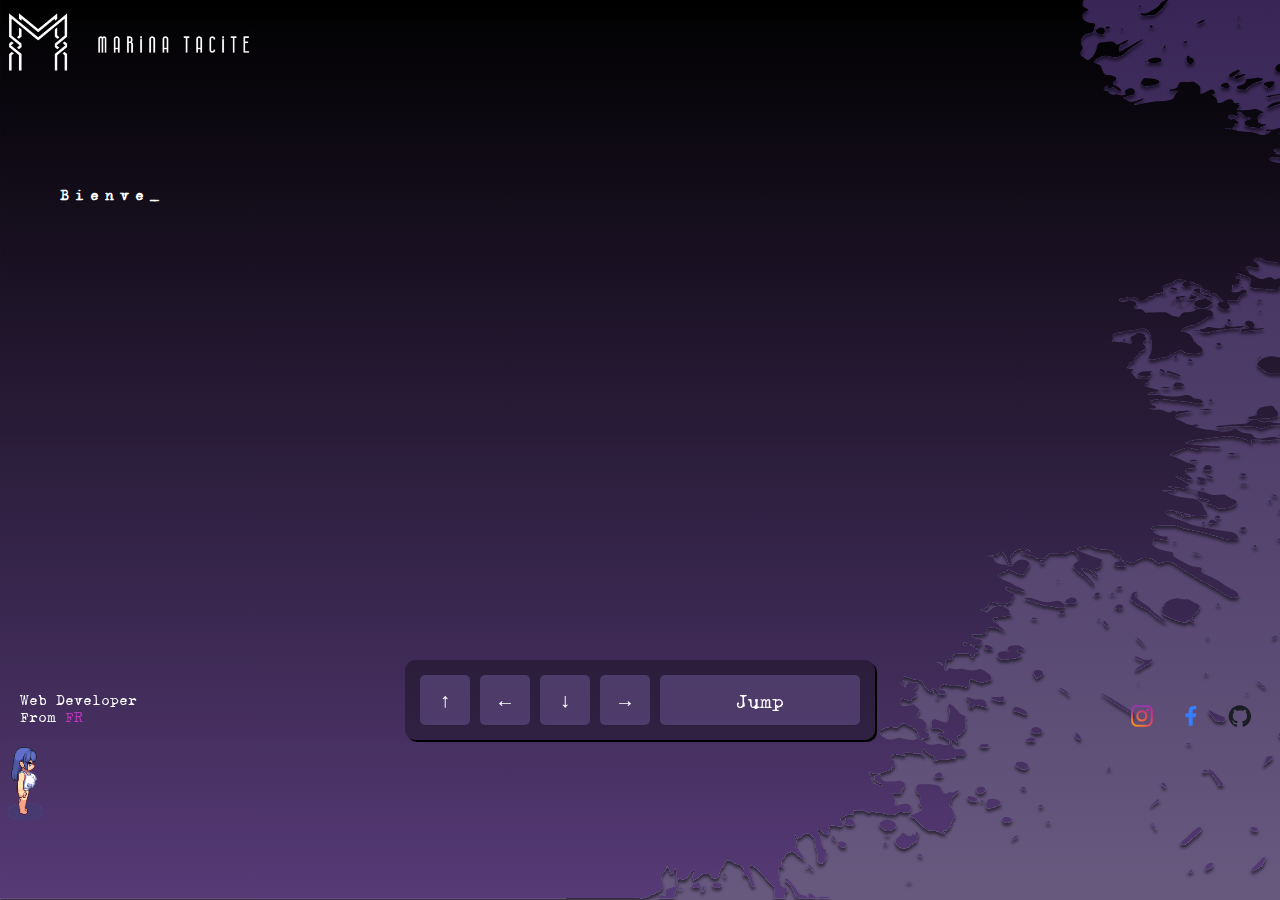
<file: index.html>
<!DOCTYPE html>
<html lang="fr">

<head>
    <meta charset="UTF-8">
    <meta name="viewport" content="width=device-width, initial-scale=1.0">
    <link rel="stylesheet" href="./assets/css/style.css">
    <title>PortFolio</title>
    <link rel="shortcut icon" href="./assets/img/Icon.png" />

</head>
<header>
    <img src="./assets/img/logo.png" alt="">
</header>

<body>
    <main>
        <div id="textContainer">
            <div id="typedtext"></div>
        </div>
        <ul>
            <li class="direction">
                <a href="./pages/aboutme.html">About Me</a>
                <div class="arrow">
                    <span></span>
                    <span></span>
                    <span></span>
                </div>
            </li>

        </ul>
        <div id="virtual-keyboard">
            <div class="key-row">
              <div class="key" id="arrowUp">↑</div>
            </div>
            <div class="key-row">
              <div class="key" id="arrowLeft">←</div>
              <div class="key" id="arrowDown">↓</div>
              <div class="key" id="arrowRight">→</div>
            </div>
            <div class="key-row">
              <div class="key" id="space">Jump</div>
            </div>
          </div>
        </div>
        <div id="container">
            <div id="character">
                <img id="run" src="" alt="characterRun">
            </div>
        </div>
    </main>
    <footer>
        <div id="description">
            <p>Web Developer <br>From <span class="fr">FR</span></p>
        </div>
        <div id="reseau">
            <a href="https://www.instagram.com/mazikeenst/"><img src="./assets/img/reseau/instagram.svg"
                    alt="Instagram"></a>
            <a href="https://www.facebook.com/MarinaS.Tacite/"><img src="./assets/img/reseau/facebook.svg"
                    alt="Facebook"></a>
            <a href="https://github.com/Maziist"><img src="./assets/img/reseau/github.svg" alt="GitHub"></a>
        </div>
    </footer>
    <script src="./assets/js/scrip.js"></script>
</body>

</html>
</file>
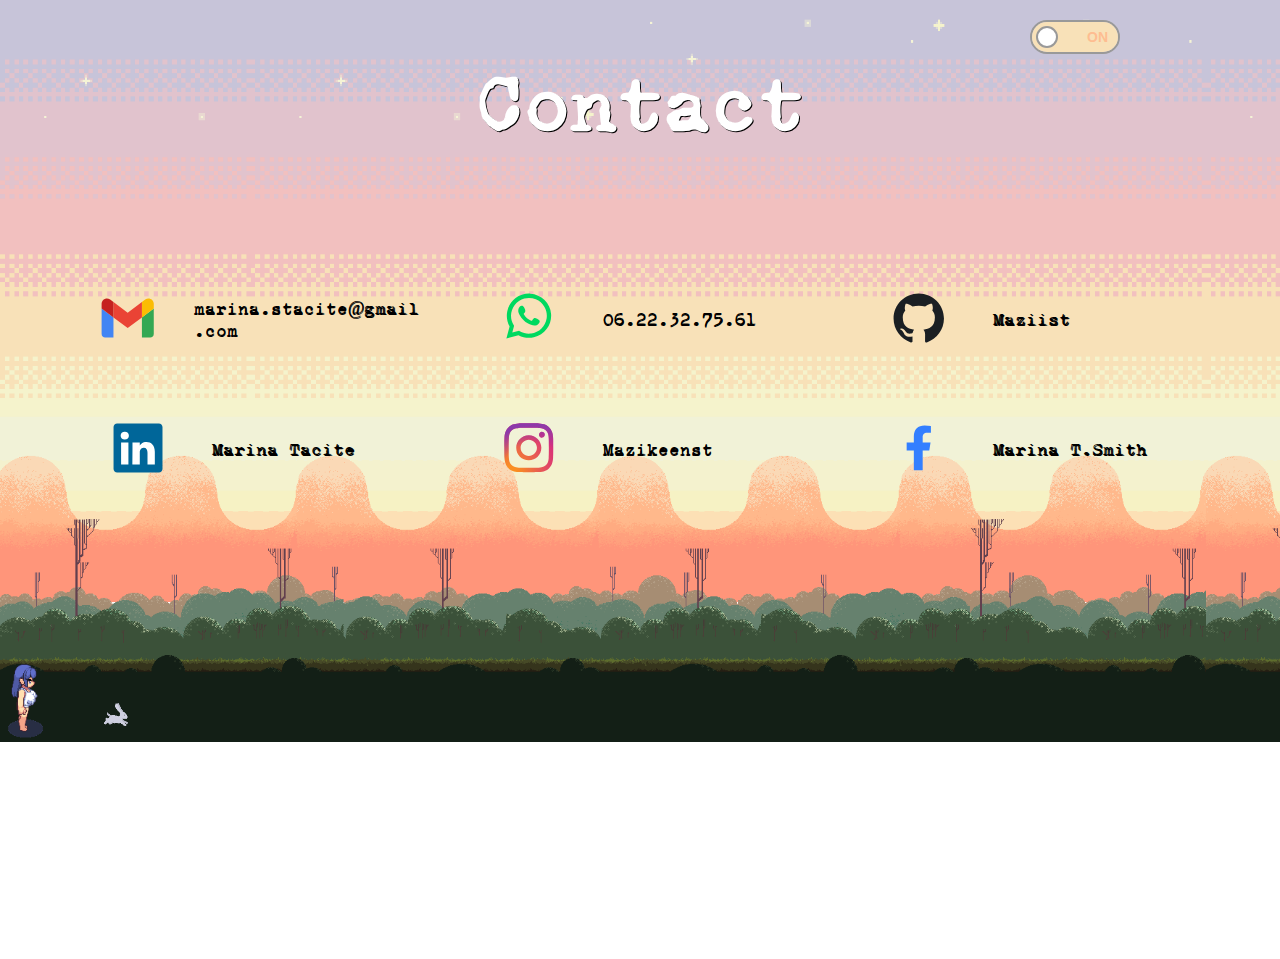
<file: pages/contact.html>
<!DOCTYPE html>
<html lang="fr">

<head>
    <meta charset="UTF-8">
    <meta name="viewport" content="width=device-width, initial-scale=1.0">
    <link rel="stylesheet" href="../assets/css/contact.css">
    <title>PortFolio</title>
    <link rel="shortcut icon" href="../assets/img/Icon.png" />
</head>

<body>
    <header>
    </header>
    <main>
        <div class="sound-toggle">
            <input type="checkbox" id="soundToggle" class="sound-toggle-checkbox">
            <label for="soundToggle" class="sound-toggle-label">
                <span class="sound-toggle-inner"></span>
                <span class="sound-toggle-switch"></span>
            </label>
        </div>
        <h1>Contact</h1>
        <ul>
            <li class="direction">
                <a href="../index.html">Home</a>
                <div class="arrow">
                    <span></span>
                    <span></span>
                    <span></span>
                </div>
            </li>
        </ul>

        <div id="container">
            <img id="bunny" class="bunny" src="../assets/img/bunny/bunnyL1.png" alt="Bunny 1">
            <div id="character">
                <img id="run" src="" alt="characterRun">
            </div>
            <div id="reseau">
                <div>
                    <a href="mailto:marina.stacite@gmail.com">
                        <img src="../assets/img/reseau/mail.svg" alt="Mail">
                        <p>marina.stacite@gmail.com</p>
                    </a>
                </div>
                <div>
                    <a href="tel:+33622327561">
                        <img src="../assets/img/reseau/telephone.svg" alt="Phone">
                        <p>06.22.32.75.61</p>
                    </a>
                </div>
                <div>
                    <a href="https://github.com/Maziist"><img src="../assets/img/reseau/github.svg" alt="GitHub">
                        <p>Maziist</p>
                    </a>
                </div>
                <div>
                    <a href="https://www.linkedin.com/in/marina-tacite-51225696/"><img
                            src="../assets/img/reseau/linkedin.svg" alt="Linkedin">
                        <p>Marina Tacite</p>
                    </a>
                </div>
                <div>
                    <a href="https://www.instagram.com/mazikeenst/"><img src="../assets/img/reseau/instagram.svg"
                            alt="Instagram">
                        <p>Mazikeenst</p>
                    </a>
                </div>
                <div>
                    <a href="https://www.facebook.com/MarinaS.Tacite/"><img src="../assets/img/reseau/facebook.svg"
                            alt="Facebook">
                        <p>Marina T.Smith</p>
                    </a>
                </div>
            </div>
    </main>

    <footer>
    </footer>

    <script src="../assets/js/scriptContact.js"></script>
</body>

</html>
</file>
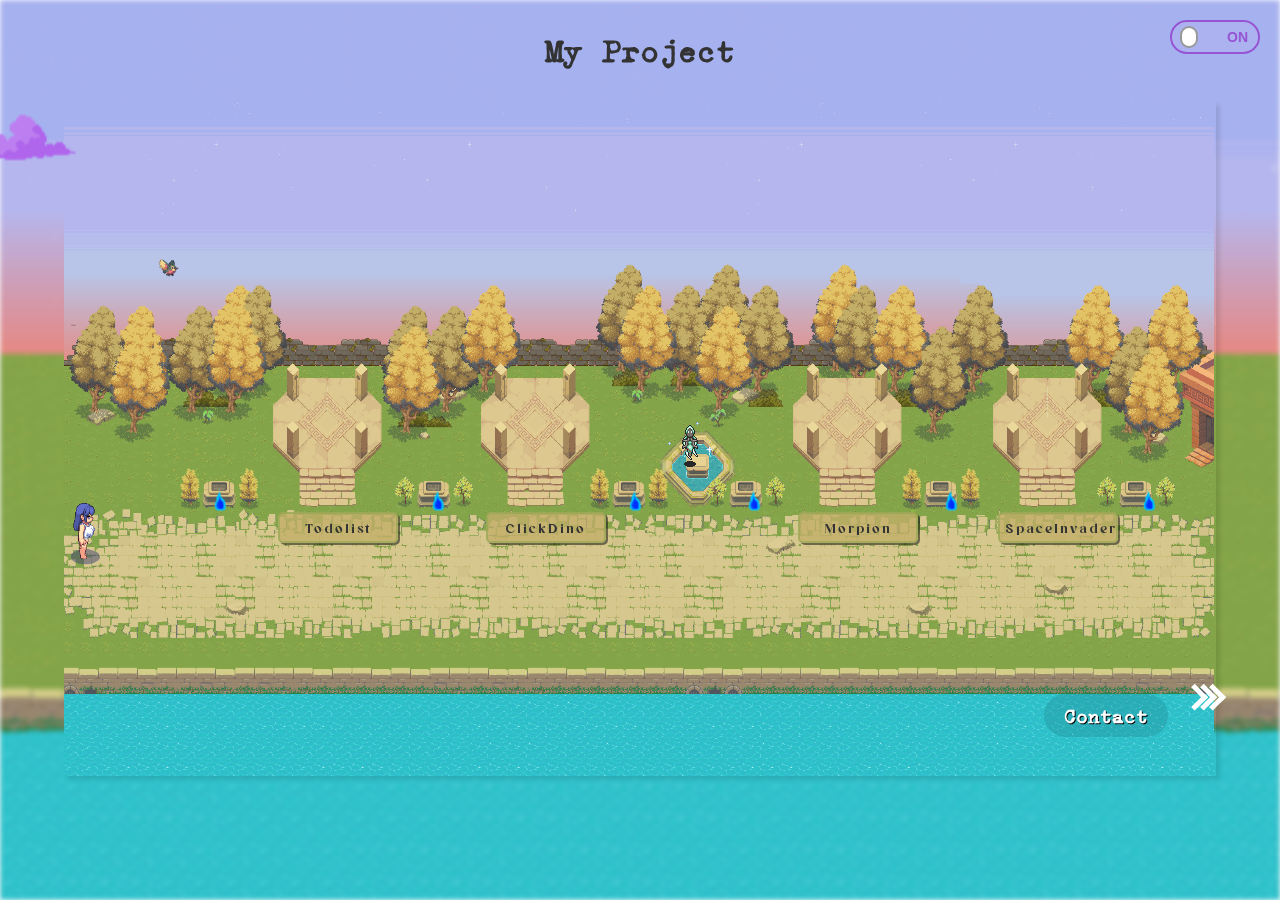
<file: pages/myproject.html>
<!DOCTYPE html>
<html lang="fr">

<head>
    <meta charset="UTF-8">
    <meta name="viewport" content="width=device-width, initial-scale=1.0">

    <link rel="stylesheet" href="../assets/css/project.css">
    <title>PortFolio</title>
    <link rel="shortcut icon" href="../assets/img/Icon.png" />
</head>

<body>

    <header>
    </header>

    <main>
        <div class="sound-toggle">
            <input type="checkbox" id="soundToggle" class="sound-toggle-checkbox">
            <label for="soundToggle" class="sound-toggle-label">
                <span class="sound-toggle-inner"></span>
                <span class="sound-toggle-switch"></span>
            </label>
        </div>
        <div id="skyContainer">
            <div id="cloudContainer"></div>
           
        </div>
        <h1>My Project</h1>
        <ul>
            <li class="direction">
                <a href="./contact.html">Contact</a>
                <div class="arrow">
                    <span></span>
                    <span></span>
                    <span></span>
                </div>
            </li>
        </ul>
        <div id="gameContainer">
            <div id="container">
                <img id="eagle" src="../assets/img/eagle/eagleL1.png">
                <img id="chama" src="../assets/img/chama.webp" alt="">
                <div id="flameContainer">
                        <img id="flame" class="flame" src="../assets/img/flame.gif" alt="Flame">
                        <img id="flame1" class="flame1" src="../assets/img/flame.gif" alt="Flame">
                        <img id="flame2" class="flame2" src="../assets/img/flame.gif" alt="Flame">
                        <img id="flame3" class="flame3" src="../assets/img/flame.gif" alt="Flame">
                        <img id="flame4" class="flame4" src="../assets/img/flame.gif" alt="Flame">
                        <img id="flame5" class="flame5" src="../assets/img/flame.gif" alt="Flame">
                </div>
                <div id="character">
                    <img id="run" src="" alt="characterRun">
                </div>
            </div>

            <div id="projectsContainer">
                <div id="panel1" class="project1"><img src="../assets/img/altar/altar1.png" alt="">
                    <p>Todolist</p>
                </div>
                <div id="panel2" class="project2"><img src="../assets/img/altar/altar1.png" alt="">
                    <p>ClickDino</p>
                </div>
                <div id="panel3" class="project3"><img src="../assets/img/altar/altar1.png" alt="">
                    <p>Morpion</p>
                </div>
                <div id="panel4" class="project4"><img src="../assets/img/altar/altar1.png" alt="">
                    <p>SpaceInvader</p>
                </div>
            </div>

            <!-- Modales pour chaque projet -->
            <div id="modal1" class="modal">
                <div class="modal-content">

                    <h2>Todolist</h2>
                    <img src="../assets/img/project/TODO.png" alt="Détail Projet 1">
                    <p>HTML : <span>16.9%</span> CSS : <span>52.4%</span> JavaScript <span>30.7%</span></p>
                    <a href="../assets/project/TD4 - Todolist/index.html" target="_blank" class="project-link">Voir le
                        projet</a>
                </div>
            </div>

            <div id="modal2" class="modal">
                <div class="modal-content">

                    <h2>ClickDino</h2>
                    <img src="../assets/img/project/click.png" alt="Détail Projet 1">
                    <p>HTML : <span>??%</span> CSS : <span>??%</span> JavaScript <span>??%</span></p>
                    <a href="../assets/img/project/TD3 - Click Dino/" target="_blank" class="project-link">Voir le
                        projet</a>

                </div>
            </div>

            <div id="modal3" class="modal">
                <div class="modal-content">

                    <h2>Morpion / Puissance 4</h2>
                    <img src="../assets/img/project/morpion.png" alt="Détail Projet 1">
                    <p>HTML : <span>6.9%</span> CSS : <span>50.1%</span> JavaScript <span>43%</span></p>
                    <a href="../assets/project/TD6 - Morpion Puissance 4/index.html" target="_blank"
                        class="project-link">Voir le
                        projet</a>

                </div>
            </div>
        </div>

        <div id="modal4" class="modal">
            <div class="modal-content">

                <h2>SpaceInvader</h2>
                <img src="../assets/img/project/space.png" alt="Détail Projet 1">
                <p>HTML : <span>11.3%</span> CSS : <span>26%</span> JavaScript <span>67.7%</span></p>
                <a href="../assets/project/Space Invaders/index.html" target="_blank" class="project-link">Voir le
                    projet</a>
            </div>
        </div>
        </div>
    </main>

    <footer>
    </footer>

    <script src="../assets/js/scriptMyProject.js"></script>
</body>

</html>
</file>
<file: assets/css/style.css>
@font-face {
    font-family: JustMe;
    src: url(../font/XTypewriter-Regular.ttf);
}
body{
    margin: 0;
    font-family: justMe;
    background: url("../img/background.svg"), linear-gradient( #392657, #392657c3);
    background-repeat: no-repeat;
    height: 100vh;
    overflow: hidden;
}
header img{
    width: 20%;
}
.direction {
    position: absolute;
    top: 40%;
    right: 10%;
    margin-left: 5px; 
}
li{
    list-style: none;
}
.direction a {
    background-color: #0905095e; 
    color: white;
    border: none;
    border-radius: 25px;
    padding: 10px 20px;
    cursor: pointer;
    font-size: 30px;
    text-decoration: none;
}

.direction a:hover {
    background-color: #7D3B7D;
}
.arrow {
    position: absolute;
    top: -0.5em;
    left: 135%;
    transform: translate(50%, 50%);
    transform: rotate(-90deg);
    cursor: pointer;
}

.arrow span {
    display: block;
    width: 1.5vw;
    height: 1.5vw;
    border-bottom: 5px solid white;
    border-right: 5px solid white;
    transform: rotate(45deg);
    margin: -10px;
    animation: animate 2s infinite;
}

.arrow span:nth-child(2) {
    animation-delay: -0.2s;
}

.arrow span:nth-child(3) {
    animation-delay: -0.4s;
}
#container {
    position: relative;
    width: 100%;
    height: 720px;
}

#run {
    width: 60px; 
    height: auto;
}
footer{
    display: flex;
    justify-content: space-between;
    position: fixed;
    bottom: 0;
    width: 100%;
    color: white;
}
footer #description {
    margin-left: 20px;
    font-size: 20px;
}
footer #reseau{
    margin-right: 20px;
    margin-top: 20px;
}
#reseau img{
    width: 40px;
    height: 40px;
}
.fr{
    color: #bd37bd;
}

.container {
  position: absolute;
  height: 80vh;
  padding-top: 20vh;
  width: 100%;
  overflow: hidden;
}
#textContainer {
    font-size: 20px; 
    letter-spacing: 6px; 
    font-weight: bold;
    color: white;
    position: relative;
    top: 7em;
    margin-left: 4em;

}
#virtual-keyboard {
    position: fixed;
    bottom: 20px;
    left: 50%;
    transform: translateX(-50%);
    background-color: rgba(0, 0, 0, 0.315);
    box-shadow: 2px 2px;
    padding: 10px;
    border-radius: 10px;
    display: flex;
    flex-direction: row;
    align-items: center;
  }
  
  .key-row {
    display: flex;
    justify-content: center;
    margin: 5px 0;
  }
  
  .key {
    width: 50px;
    height: 50px;
    background-color: #614c84a1;
    color: white;
    display: flex;
    justify-content: center;
    align-items: center;
    margin: 0 5px;
    border-radius: 5px;
    font-size: 20px;
    cursor: pointer;
    transition: background-color 0.3s;
  }
  
  #space {
    width: 200px;
  }
  
  .key.active {
    background-color: #b209a4;
  }
@keyframes animate {
    0% {
        opacity: 0;
        transform: rotate(45deg) translate(-20px, -20px);
    }
    50% {
        opacity: 1;
    }
    100% {
        opacity: 0;
        transform: rotate(45deg) translate(20px, 20px);
    }
}
@media screen and (max-width: 1280px) {
    body{
        background-size: cover;
    }
    #run{
        width: 3em;
    }

.direction{
    display: none;
}
#textContainer{
    font-size: 15px;
}
#virtual-keyboard{
    bottom: 10em;
}
footer{
    bottom: 10em;
}
footer #description {
    margin-left: 20px;
    font-size: 15px;
}
    
}
</file>
<file: assets/css/contact.css>
@font-face {
    font-family: JustMe;
    src: url(../font/XTypewriter-Regular.ttf);
}
@font-face {
    font-family: LettersforLearners;
    src: url(../font/Letters\ for\ Learners.ttf);
}
body{
    margin: 0;
    font-family: justMe;
    background:url("../img/contact.png");
    background-size: cover;
    background-repeat: no-repeat;
    min-height: 100vh;
    overflow-x: auto;
    overflow-y: hidden;
}

.direction {
    font-family: justMe;
    position: absolute;
    bottom: 20%;
    right: 10%;
    margin-left: 5px; 
}
li{
    list-style: none;
}
.direction a {
    background-color: #0905095e; 
    color: white;
    border: none;
    border-radius: 25px;
    padding: 10px 20px;
    cursor: pointer;
    font-size: 30px;
    text-decoration: none;
    list-style: none;
}

.direction a:hover {
    background-color: #7D3B7D;
}
.arrow {
    position: absolute;
    bottom: -1em;
    left: 140%;
    transform: translate(50%, 50%);
    transform: rotate(-90deg);
    cursor: pointer;
}

.arrow span {
    display: block;
    width: 1.5vw;
    height: 1.5vw;
    border-bottom: 5px solid white;
    border-right: 5px solid white;
    transform: rotate(45deg);
    margin: -10px;
    animation: animate 2s infinite;
}

.arrow span:nth-child(2) {
    animation-delay: -0.2s;
}

.arrow span:nth-child(3) {
    animation-delay: -0.4s;
}

#container {
    position: relative;
    width: 100%;
    height: 760px;
}


#run {
    position: relative;
    bottom: 1.5em;
    width: 3em; 
    height: auto;
    z-index: 1;
}
h1{
    display: flex;
    justify-content: center;
    align-content: center;
    color: white;
    font-size: 80px;
    text-shadow: 1px 1px black;
}


#container {
    display: flex;
    flex-direction: column;
    align-items: center;
    margin-top: 20px;
}
#reseau {
    display: grid;
    grid-template-columns: repeat(3, 1fr);
    gap: 20px;
    width: 100%;
    padding: 5%;
    box-sizing: border-box;
}

#reseau a {
    display: flex;
    align-items: center;
    text-decoration: none;
    color: inherit;
    padding: 10px;
    box-sizing: border-box;
}

#reseau img {
    width: 10vw; 
    height: 10vh;
    margin-right: 10px;
    object-fit: contain;
}

#reseau p {
    font-size: 18px;
    text-shadow: 0.5px 0.5px;
    margin: 0;
    word-break: break-word;
}
.bunny {
    position: absolute;
    bottom: 3em;
    z-index: 1;
    width: 2em;
}
.sound-toggle {
    position: fixed;
    top: 20px;
    right: 20px;
    z-index: 1000;
    width: 5%;
  }
  
  .sound-toggle-checkbox {
    display: none;
  }
  
  .sound-toggle-label {
    display: block;
    overflow: hidden;
    cursor: pointer;
    border: 2px solid #999999;
    border-radius: 20px;
  }
  
  .sound-toggle-inner {
    display: block;
    width: 200%;
    margin-left: -100%;
    transition: margin 0.3s ease-in 0s;
  }
  
  .sound-toggle-inner:before,
  .sound-toggle-inner:after {
    display: block;
    float: left;
    width: 50%;
    height: 30px;
    padding: 0;
    line-height: 30px;
    font-size: 14px;
    color: white;
    font-family: Trebuchet, Arial, sans-serif;
    font-weight: bold;
    box-sizing: border-box;
  }
  
  .sound-toggle-inner:before {
    content: "Off";
    padding-left: 10px;
    background-color: #F2C0BF;
    color: #FFFFFF;
  }
  
  .sound-toggle-inner:after {
    content: "ON";
    padding-right: 10px;
    background-color: #F8E1B8;
    color: #FEBD91;
    text-align: right;
  }
  
  .sound-toggle-switch {
    display: block;
    width: 18px;
    margin: 6px;
    background: #FFFFFF;
    position: absolute;
    top: 0;
    bottom: 0;
    right: 56px;
    border: 2px solid #999999;
    border-radius: 20px;
    transition: all 0.3s ease-in 0s;
  }
  
  .sound-toggle-checkbox:checked + .sound-toggle-label .sound-toggle-inner {
    margin-left: 0;
  }
  
  .sound-toggle-checkbox:checked + .sound-toggle-label .sound-toggle-switch {
    right: 0px;
  }


@keyframes animate {
    0% {
        opacity: 0;
        transform: rotate(45deg) translate(-20px, -20px);
    }
    50% {
        opacity: 1;
    }
    100% {
        opacity: 0;
        transform: rotate(45deg) translate(20px, 20px);
    }
}
@media screen and (max-width: 1280px) {
   body{
    background-size:170vh;
   }

    .sound-toggle {
        right: 10em;
        width: 7vw;
    }
    #character{
        bottom: auto;
        transform: translateY(-11.5em);
    }
    #run{
        width: 3em;
    }
    #bunny{
        top: 31.5em;
        width: 1.5em;
        z-index: 1;
    }
.direction{
    display: none;
}
    
}
</file>
<file: assets/css/project.css>
@font-face {
    font-family: JustMe;
    src: url(../font/XTypewriter-Regular.ttf);
}

@font-face {
    font-family: LettersforLearners;
    src: url(../font/Letters\ for\ Learners.ttf);
}

@font-face {
    font-family: Meditative;
    src: url(../font/Meditative.ttf);
}

* {
    margin: 0;
    padding: 0;
    box-sizing: border-box;
}

body {
    overflow: hidden;
    font-family: justMe;
    color: #333;
}
body::before {
    content: "";
    position: fixed;
    top: 0;
    left: 0;
    width: 100%;
    height: 100%;
    background-image: url('../img/mp.png');
    background: auto;
    background-position: center;
    background-repeat: no-repeat;
    filter: blur(2.5px);
    z-index: -1;
}

/* Contenu principal */
main {
    margin: 0 auto;
    padding: 2rem;
}

h1 {
    text-align: center;
    margin-bottom: 2rem;
}

/* Toggle son */
.sound-toggle {
    position: fixed;
    top: 20px;
    right: 20px;
    z-index: 1000;
    width: 5vw;
}

.sound-toggle-checkbox {
    display: none;
}

.sound-toggle-label {
    display: block;
    overflow: hidden;
    cursor: pointer;
    border: 2px solid #9654D4;
    border-radius: 20px;
}

.sound-toggle-inner {
    display: block;
    width: 200%;
    margin-left: -100%;
    transition: margin 0.3s ease-in 0s;
}

.sound-toggle-inner:before,
.sound-toggle-inner:after {
    display: block;
    float: left;
    width: 50%;
    height: 30px;
    padding: 0;
    line-height: 30px;
    font-size: 14px;
    color: white;
    font-family: Trebuchet, Arial, sans-serif;
    font-weight: bold;
    box-sizing: border-box;
}

.sound-toggle-inner:before {
    content: "Off";
    padding-left: 10px;
    background-color: #a6b1ef67;
    color: #FFFFFF;
}

.sound-toggle-inner:after {
    content: "ON";
    padding-right: 10px;
    background-color: #b5b6ee4d;
    color: #9654D4;
    text-align: right;
}

.sound-toggle-switch {
    display: block;
    width: 18px;
    margin: 6px;
    background: #FFFFFF;
    position: absolute;
    top: 0;
    bottom: 0;
    right: 56px;
    border: 2px solid #999999;
    border-radius: 20px;
    transition: all 0.3s ease-in 0s;
}

.sound-toggle-checkbox:checked+.sound-toggle-label .sound-toggle-inner {
    margin-left: 0;
}

.sound-toggle-checkbox:checked+.sound-toggle-label .sound-toggle-switch {
    right: 0px;
}

/* Conteneur des nuages */
#cloudContainer {
    position: fixed;
    top: 0;
    left: 0;
    width: 100%;
    height: 200%;
}

/* Aigle */
#eagle {
    position: fixed;
    top: 50px;
    left: 50px;
    width: 50px;
    height: auto;
}

/* Liste de navigation */
.direction {
    font-family: justMe;
    position: absolute;
    top: 50em;
    right: 10em;
    margin-left: 1em;
    z-index: 2;
}

li {
    list-style: none;
}

.direction a {
    background-color: #1f838d4f;
    color: rgb(150, 78, 78);
    border: none;
    border-radius: 25px;
    padding: 10px 20px;
    cursor: pointer;
    font-size: 20px;
    text-decoration: none;
    list-style: none;
   

}

.direction a:hover {
    background-color: #7D3B7D;
}

.arrow {
    position: absolute;
    top: -1em;
    left: 10em;
    transform: translate(50%, 50%);
    transform: rotate(-90deg);
    cursor: pointer;
}

.arrow span {
    display: block;
    width: 1.5vw;
    height: 1.5vw;
    border-bottom: 5px solid white;
    border-right: 5px solid white;
    transform: rotate(45deg);
    margin: -10px;
    animation: animate 2s infinite;
}

.arrow span:nth-child(2) {
    animation-delay: -0.2s;
}

.arrow span:nth-child(3) {
    animation-delay: -0.4s;
}

.direction a {
    text-decoration: none;
    color: #ffffff;
    font-weight: bold;
    text-shadow: 1px 1px black;
}

/* Conteneur du jeu */
#gameContainer {
    background: url("../img/map.png") no-repeat center center;
    background-size: 100% 100%;
    margin: auto;
    width: 85vw;
    height: 80vh;
    overflow: hidden;
    position: relative;
    z-index: 0;
    box-shadow: 4px 4px 4px rgba(0, 0, 0, 0.101);
}

#container {
    position: relative;
    width: 100%;
    height: 100%;
}

#chama,
#character {
    position: absolute;
    z-index: 3;
}

#run {
    width: 2.5em;
}

#flameContainer {
    display: flex;
    justify-content: space-around;
    flex-wrap: wrap;
    margin-top: 25rem;
    position: absolute;
    z-index: 3;
}

#flameContainer img {
    width: 25px;
}

.flame {
    position: relative;
    left: 13em;
}

.flame1 {
    position: relative;
    left: 30.4em;
}

.flame2 {
    position: relative;
    left: 46em;
}

.flame3 {
    position: relative;
    left: 54.9em;
}

.flame4 {
    position: relative;
    left: 70.5em;
}

.flame5 {
    position: relative;
    left: 86.3em;
}

#chama {
    bottom: 51%;
    right: 43%;
}

/* Conteneur des projets */
#projectsContainer {
    display: flex;
    justify-content: space-around;
    flex-wrap: wrap;
    margin-top: 2rem;
}

.project1,
.project2,
.project3,
.project4 {
    position: relative;
    bottom: 31em;
    width: 170px;
    text-align: center;
    margin-bottom: 1rem;
    z-index: -1;
}

.project1,
.project2,
.project3 {
    margin-left: 4rem;
}

.project1 {
    left: 7.5em;
}

.project4 {
    right: 4em;
}

.project1 img,
.project2 img,
.project3 img,
.project4 img {
    width: 100%;
    height: auto;
}

/* Modales */
#projectsContainer p {
    position: relative;
    text-align: center;
    border: 2px solid #83a4497b;
    box-shadow: 2px 2px rgba(0, 0, 0, 0.482);
    padding: 5px;
    border-radius: 5px;
    background-color: #c3ae68c3;
    font-family: Meditative;
    letter-spacing: 2px;

}


.modal {
    display: none;
    position: fixed;
    z-index: 1000;
    left: 0;
    top: 0;
    width: 100%;
    height: 100%;
    overflow: auto;
    background-color: rgba(0, 0, 0, 0.4);
}

.modal-content {
    background-color: #fefefec5;
    margin: 15% auto;
    padding: 20px;
    border: 1px solid #888;
    width: 100%;
    max-width: 600px;
    border-radius: 20px;

}


.modal-content h2 {
    font-size: 40px;
    text-align: center;
    padding: 10px;
}

.modal-content img {
    margin-left: 15%;
    margin-top: 5px;
    margin-bottom: 10px;
    width: 70%;
    border: 1px solid #D5C78E;
    border-radius: 25PX;

}

.modal-content p {
    font-size: 20px;
    text-align: center;
    padding: 15px;
}

.modal-content a {
    display: flex;
    justify-content: center;
    align-items: center;
    list-style: none;
    text-decoration: none;
    text-shadow: 1px 0.5px black;
    background-color: #D5C78E;
    box-shadow: 1px 1px #AF7D42;
    color: white;
    font-size: 20px;
    padding: 10px;
    border-radius: 25px;
}

span {
    color: red;
}

@keyframes animate {
    0% {
        opacity: 0;
        transform: rotate(45deg) translate(-20px, -20px);
    }

    50% {
        opacity: 1;
    }

    100% {
        opacity: 0;
        transform: rotate(45deg) translate(20px, 20px);
    }
}

/* Responsive design */
@media (max-width: 1700px) {
    #gameContainer {
        width: 86vw;
        height: 80vh;
    }

    .direction {
        top: 47em;
        right: 9em;
    }
.flame{
    left: 11.3em;
}
    .flame1 {
        left: 26.4em;
    }
    .flame2 {
        left: 40em;
    }
    .flame3 {
        left: 47.5em;
    }
    .flame4 {
        left: 61.2em;
    }
    .flame5 {
        left: 74.8em;
    }

    .project1, .project2, .project3, .project4 {
        bottom: 31em;
        width: 165px;
    }

    .project1 {
        left: 7em;
    }

    .project4 {
        right: 4em;
    }

    #chama {
        bottom: 51%;
        right: 43%;
    }

    .sound-toggle {
        width: 3vw;
    }

    #eagle {
        width: 50px;
    }

    .modal-content {
        width: 70%;
        max-width: 600px;
    }

    .modal-content h2 {
        font-size: 36px;
    }

    .modal-content p {
        font-size: 18px;
    }

    .modal-content a {
        font-size: 18px;
    }
}
@media (max-width: 1600px) {
    #gameContainer {
        width: 88vw;
        height: 78vh;
    }

    .direction {
        top: 46em;
        right: 8em;
    }


    .flame1 {
        bottom: 3em;
        left: 15.5em;
    }

    .flame2 {

        right: 9.5em;
    }

    .flame3 {
        bottom: 3em;
        left: -1em;
    }

    .flame4 {
        right: 26em;
    }

    .flame5 {
        bottom: 3em;
        right: 11.8em;
    }

    .project1,
    .project2,
    .project3,
    .project4 {
        bottom: 29em;
        width: 145px;
    }

    .project1 p,
    .project2 p,
    .project3 p,
    .project4 p {
        font-size: 15px;
        width: 120px;
        left: 1em;
    }

    .project1 {
        left: 6.5em;
    }

    .project2 {
        right: 1em;
    }

    .project4 {
        right: 3.5em;
    }

    #chama {
        bottom: 50%;
        right: 42%;
    }

    .sound-toggle {
        width: 6vw;
    }

    #eagle {
        width: 48px;
    }

    .modal-content {
        width: 75%;
        max-width: 580px;
    }

    .modal-content h2 {
        font-size: 30px;
    }

    .modal-content p {
        font-size: 18px;
    }

    .modal-content a {
        font-size: 19px;
    }
}

@media (max-width: 1300px) {
    #gameContainer {
        width: 90vw;
        height: 75vh;
    }
    #run{
        width: 2.5em;
    }
    .direction {
        top: 44em;
        right: 7em;
    }

    #flameContainer img {
        width: 18px;
        bottom: 1.2em;
    }

    .flame {
        left: 9.2em;
    }

    .flame1 {
        left: 21.7em;
    }

    .flame2 {
        left: 32.9em;
    }

    .flame3 {
        left: 39.2em;
    }

    .flame4 {
        left: 50.4em;
    }

    .flame5 {
        left: 61.6em;
    }

    .project1,
    .project2,
    .project3,
    .project4 {
        bottom: 28em;
        width: 130px;
    }

    .project1 {
        left: 5em;
    }

    .project3 {
        right: 0.5em;
    }

    .project4 {
        right: 3em;
    }

    #chama {
        bottom: 49%;
        right: 41%;
    }

    .sound-toggle {
        width: 7vw;
    }

    #eagle {
        width: 35px;
    }

    .modal-content {
        width: 80%;
        max-width: 550px;
    }
}

@media (max-width: 1024px) {
    #gameContainer {
        width: 95vw;
        height: 70vh;
    }
#run{
    width: 2em;
}
    .direction {
        top: 40em;
        right: 5em;
    }

    #flameContainer {
        top: -1.5em;
    }

    #flameContainer img {
        width: 16px;
    }

    .flame {
        left: 7.6em;
    }

    .flame1 {
        left: 17.9em;
    }

    .flame2 {
        left: 27.1em;
    }

    .flame3 {
        left: 32.3em;
    }

    .flame4 {
        left: 41.5em;
    }

    .flame5 {
        left: 50.8em;
    }

    .project1,
    .project2,
    .project3,
    .project4 {
        bottom: 26em;
        width: 120px;
    }

    .project1 p,
    .project2 p,
    .project3 p {
        left: -0.5em;
    }
    .project4 p{
        left: -0.2em;
    }
    .project1 {
        left: 4em;
    }

    .project2 {
        right: 1.5em;
    }

    .project3 {
        right: 1.4em;
    }

    .project4 {
        right: 3em;
    }

}

@media (max-width: 768px) {
    #gameContainer {
        width: 100vw;
        height: 60vh;
    }

    .direction {
        top: 35em;
        right: 2em;
    }

    #flameContainer {
        gap: 20em;
    }

    .project1,
    .project2,
    .project3,
    .project4 {
        bottom: 20em;
        width: 130px;
    }

    .project1 {
        left: 2em;
    }

    .project4 {
        right: 1em;
    }

    .sound-toggle {
        width: 5vw;
    }
}
</file>
